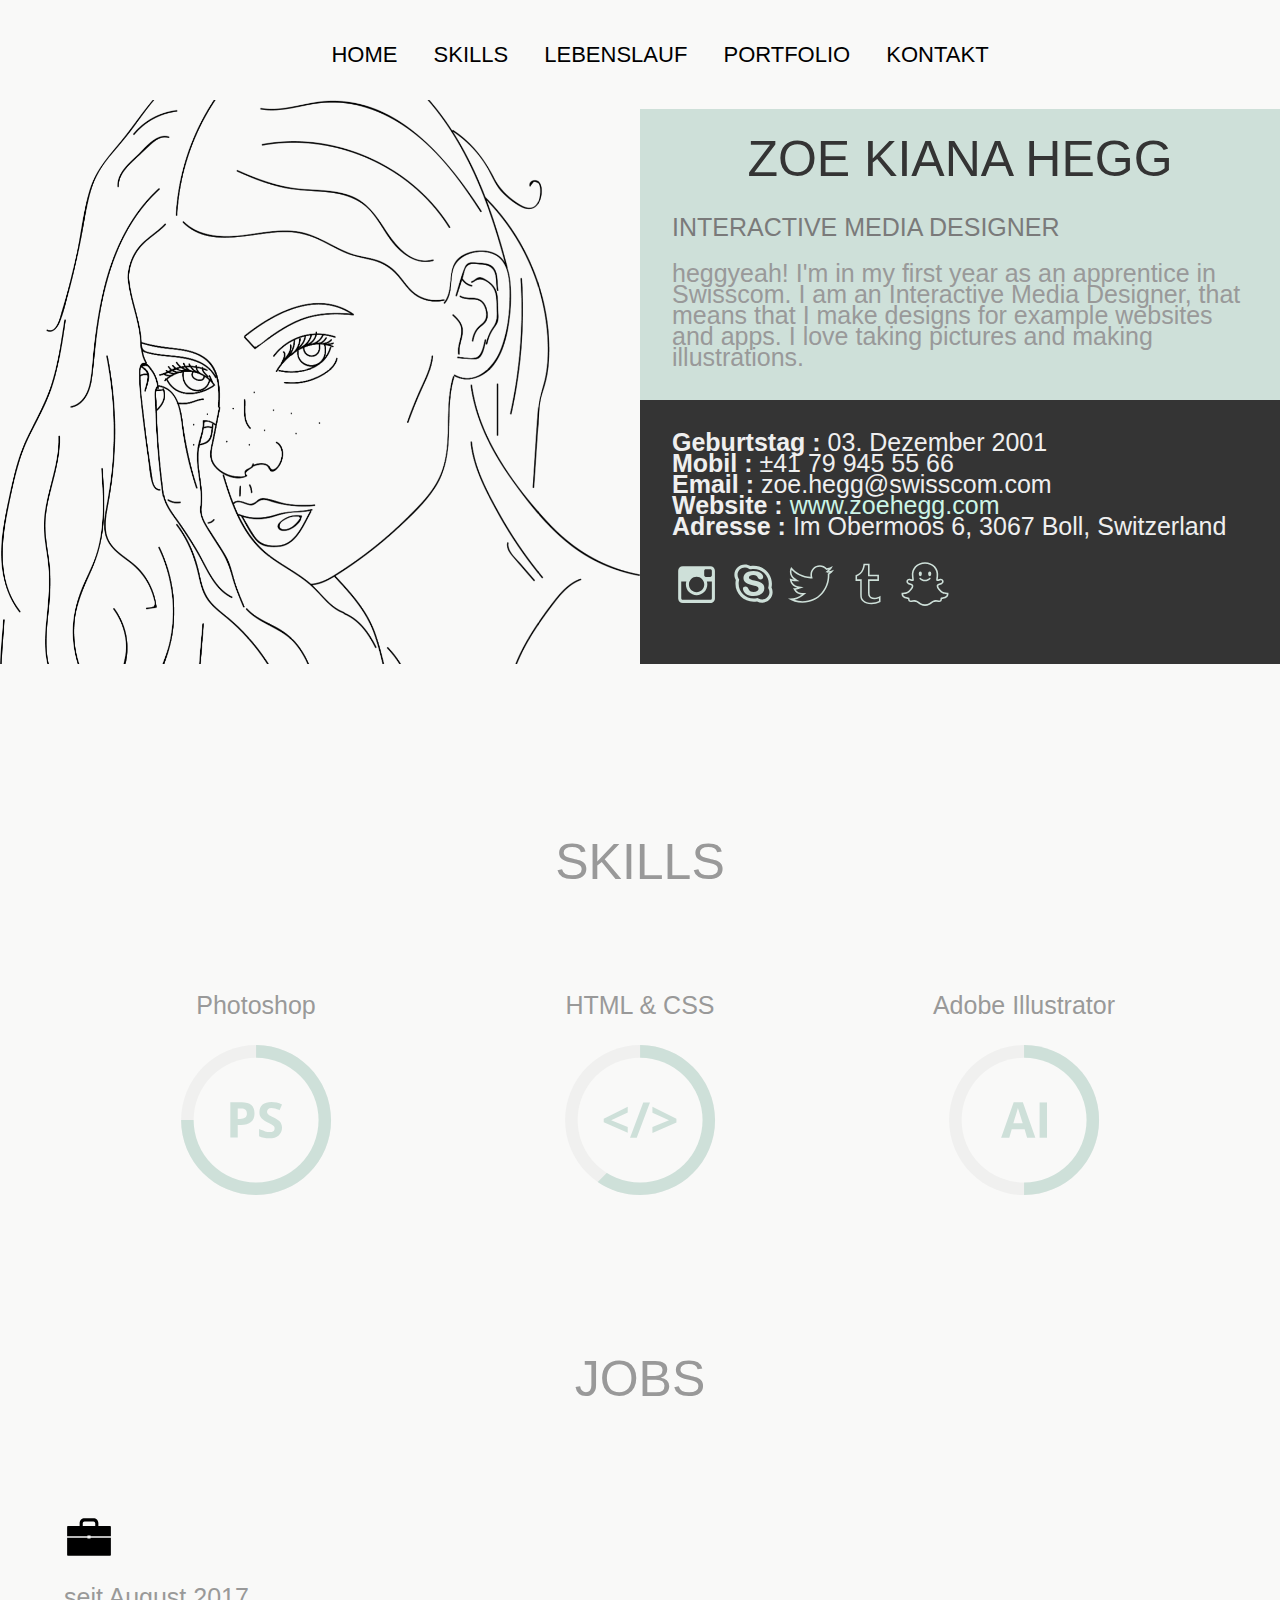
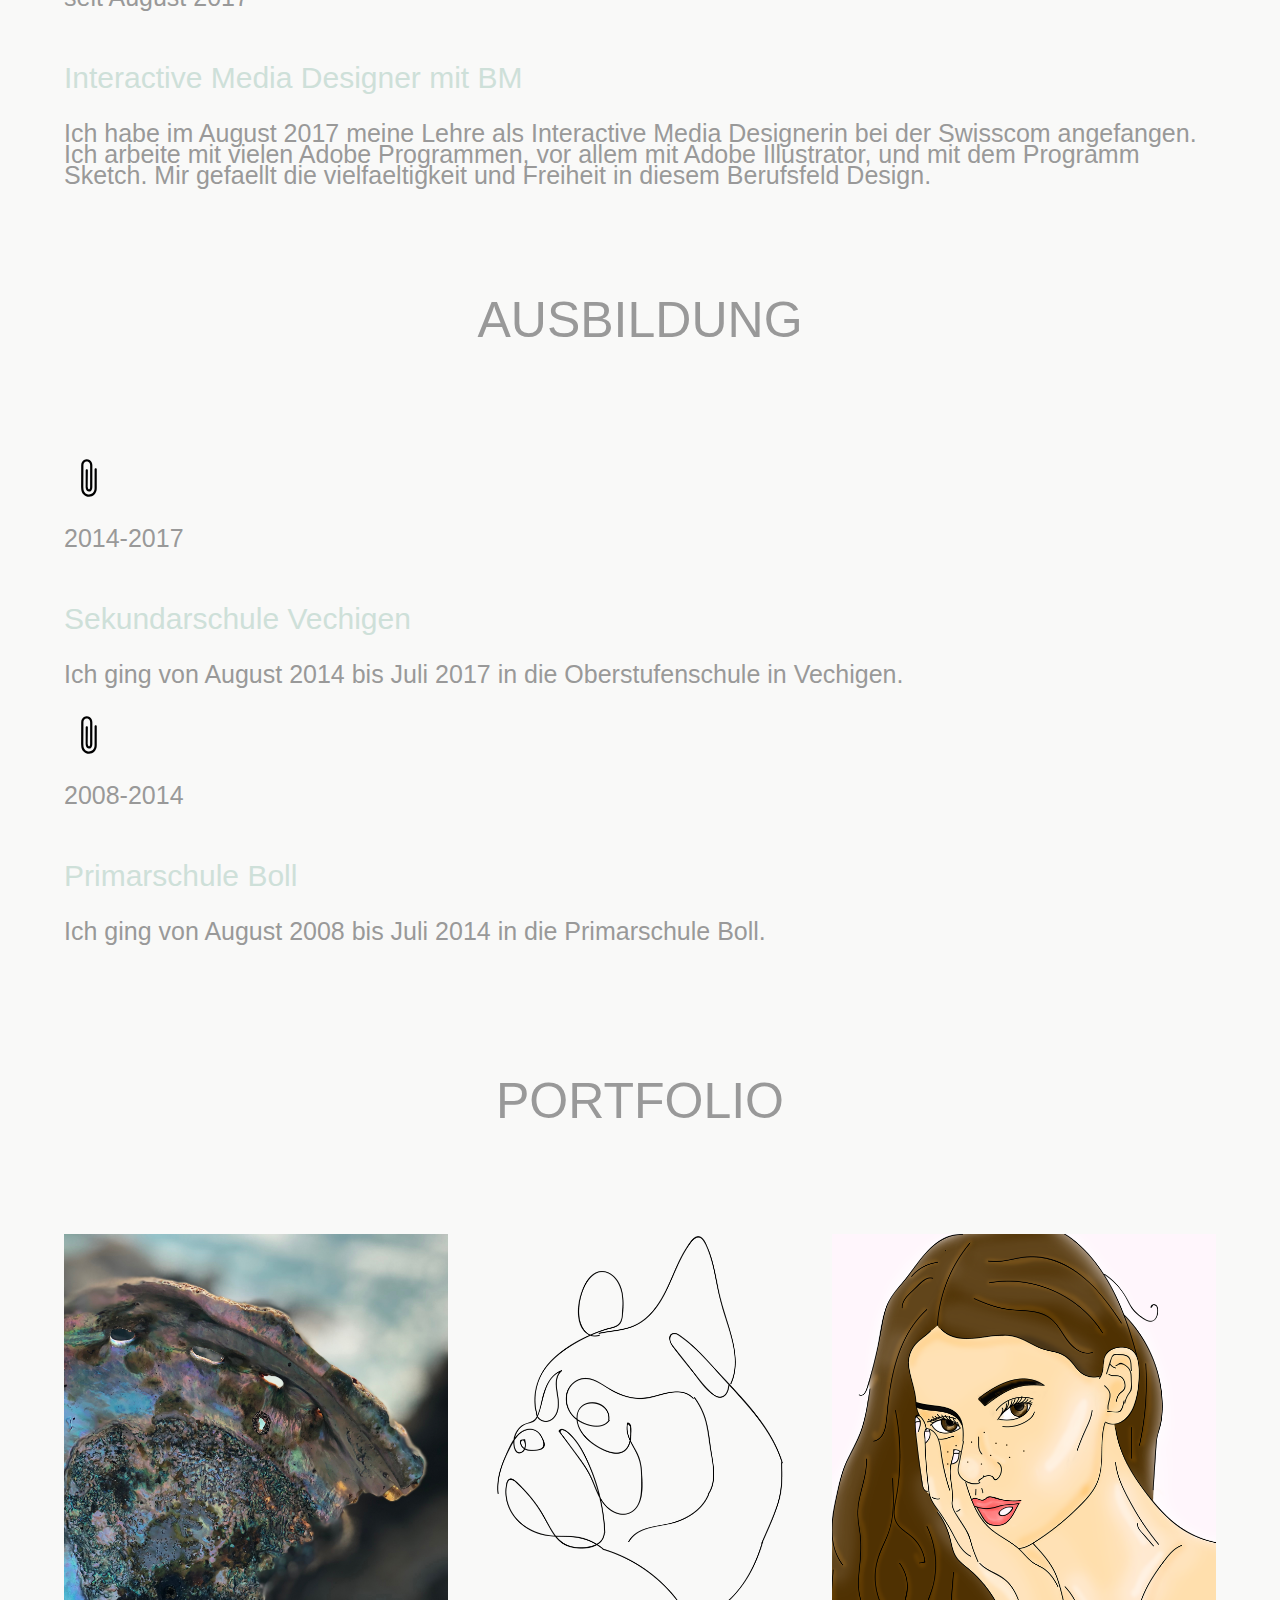
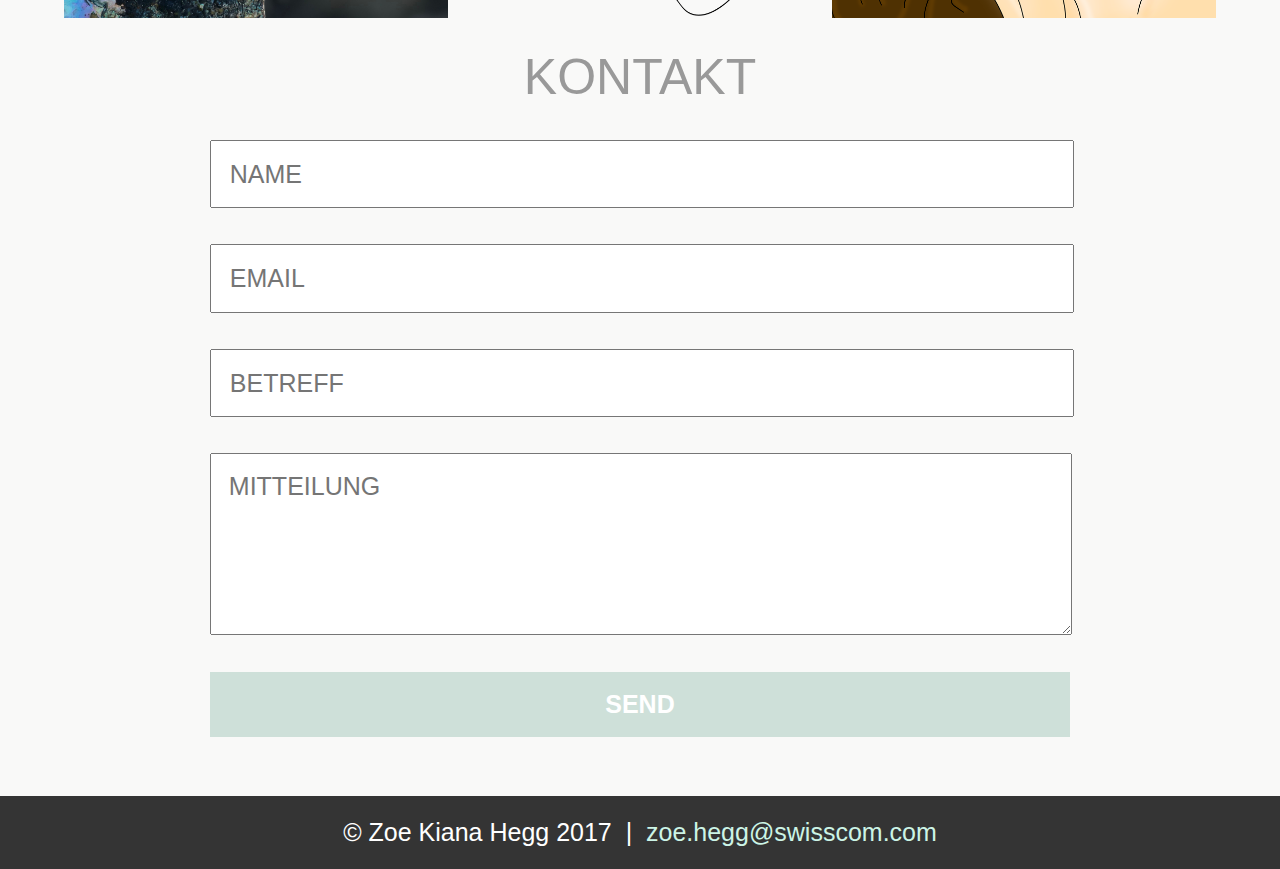
<file: index.html>
<!DOCTYPE html>
<html>
  <head>
    <link rel="stylesheet" type="text/css" href="./css/style.css">
    <link rel="stylesheet" type="text/css" href="./css/normalize.css">
    <meta name="language" content="de">
    <meta charset="utf-8"/>
    <meta name="keywords" content="Suchbegriffe">
    <meta name="description" content="width=device-width, initial-scale=1.0, userscalable=no height=device-height">
  </head>
  <body>
    <header>
      <nav>
        <div class="headerbar">
          <div class="headerlogo">
        <ul>
          <li><a class="scroll" href="index.html#about">Home</a></li>
          <li><a class="scroll" href="index.html#skills">Skills</a></li>
          <li><a class="scroll" href="index.html#cv">Lebenslauf</a></li>
          <li><a class="scroll" href="index.html#portfolio">Portfolio</a></li>
          <li><a class="scroll" href="index.html#formular">Kontakt</a></li>
        </ul>
      </div>
    </div>
      </nav>
    </header>
    <main>
      <section id="about">
        <div id="portrait">
          <div id="portrait_image">
          </div>
        </div>
        <div id="beschreibung">
          <div id="name">
            <h1>Zoe Kiana Hegg</h1>
            <span>INTERACTIVE MEDIA DESIGNER</span>
            <p class="bio">
              heggyeah!
              I'm in my first year as an apprentice in Swisscom.
              I am an Interactive Media Designer, that means that I make designs for example websites and apps.
              I love taking pictures and making illustrations.
            </p>
          </div>
        <div id="adresse">
          <strong>Geburtstag :</strong> 03. Dezember 2001<br>
          <strong>Mobil :</strong> ±41 79 945 55 66<br>
          <strong>Email :</strong> zoe.hegg@swisscom.com<br>
          <strong>Website :</strong> <a href="http://www.zoehegg.com">www.zoehegg.com</a><br>
          <strong>Adresse :</strong> Im Obermoos 6, 3067 Boll, Switzerland<br>
          <br>
          <a href="http://instagram.com"><img src="./img/social-instagram-outline.svg" height="49px"></a>
          <a href="http://skype.com"><img src="./img/social-skype-outline.svg" height="51px"></a>
          <a href="http://twitter.com"><img src="./img/social-twitter-outline.svg" height="50px"></a>
          <a href="http://tumblr.com"><img src="./img/social-tumblr-outline.svg" height="50px"></a>
          <a href="http://snapchat.com"><img src="./img/social-snapchat-outline.svg" height="50px"></a>
        </div>
      </div>
    </section>
    <div id="wrapper">
      <section id="skills">
        <h1>SKILLS</h1>
        <div class="skills-icon">
          <div id="erstes-icon">
            Photoshop
          </div>
          <div id="zweites-icon">
            HTML & CSS
          </div>
          <div id="drittes-icon">
            Adobe Illustrator
          </div>
        </div>
      </section>
    <section id="cv">
      <section id="jobs">
        <h1>JOBS</h1>
        <div class="cv-eintrag">
          <div class="links">
            <img src="./img/briefcase.svg" height="50px" />
          </div>
            <p class="jahr">seit August 2017</p>
          <p class="cv-beschreibung">
            <span class="cv-titel">Interactive Media Designer mit BM</span>
            <br>
            Ich habe im August 2017 meine Lehre als Interactive Media Designerin bei der Swisscom angefangen.
            Ich arbeite mit vielen Adobe Programmen, vor allem mit Adobe Illustrator, und  mit dem Programm Sketch.
            Mir gefaellt die vielfaeltigkeit und Freiheit in diesem Berufsfeld Design.
          </p>
        </div>
    </section>
    <section>
    <section id="ausbildungen">
      <h1>AUSBILDUNG</h1>
        <div class="cv-eintrag">
          <div class="links">
            <img src="./img/paperclip.svg" height="50px" />
          </div>
            <p class="jahr">2014-2017</p>
              <p class="cv-beschreibung">
                <span class="cv-titel">Sekundarschule Vechigen</span>
                <br>
                Ich ging von August 2014 bis Juli 2017 in die Oberstufenschule in Vechigen.
              </p>
            </div>
        <div class="cv-eintrag">
          <div class="links">
            <img src="./img/paperclip.svg" height="50px" />
          </div>
            <p class="jahr">2008-2014</p>
              <p class="cv-beschreibung">
                <span class="cv-titel">Primarschule Boll</span>
                <br>
                Ich ging von August 2008 bis Juli 2014 in die Primarschule Boll.
              </p>
            </div>
          </section>
        </section>

    <section id="portfolio">
      <h1>PORTFOLIO</h1>
      <div class="portfolio-kacheln">
        <div class="portfolio-eintrag">
          <a href="arbeit1.html"><img src="./img/shell1.jpg"  title="photos">
            <div class="arbeit-title">
              <p>photos</p>
            </div>
          </a>
        </div>
        <div class="portfolio-eintrag">
          <a href="arbeit2.html"><img src="./img/bulldog.png"  title="simple">
            <div class="arbeit-title">
              <p>simple</p>
            </div>
          </a>
        </div>
        <div class="portfolio-eintrag">
          <a href="arbeit3.html"><img src="./img/boredcolour.png"  title="colour">
            <div class="arbeit-title">
              <p>colour</p>
            </div>
          </a>
        </div>
      </section>
      </div>
    </div>
      <section id="formular">
        <h1>KONTAKT</h1>
        <div class="kontaktformular">
          <form action="https://formspree.io/zoe.hegg@swisscom.com" class="form-horizontal" role="form" method="post">
            <input type="text" class="form-control" name="name" placeholder="NAME" required>
            <input type="email" class="form-control" name="_replyto" placeholder="EMAIL" required>
            <input type="text" class="form-control" name="_subject" placeholder="BETREFF" required>
            <textarea class="form-control" rows="5" name="message" placeholder="MITTEILUNG" required></textarea>
            <button class="absenden" value="Sbmit Comment" type="submit">SEND</button>
          </form>
        </div>
      </section>
    </main>
    <footer>
      © Zoe Kiana Hegg 2017 &nbsp;|&nbsp; <a href="mailto:zoe.hegg@swisscom.com">zoe.hegg@swisscom.com</a>
    </footer>
    <script src="https://cdnjs.cloudflare.com/ajax/libs/jquery/3.2.1/jquery.min.js"></script>
    <script type="text/javascript">
    $(".scroll").click(function(event){
             event.preventDefault();
             //calculate destination place
             var dest=0;
             if($(this.hash).offset().top > $(document).height()-$(window).height()){
                  dest=$(document).height()-$(window).height();
             }else{
                  dest=$(this.hash).offset().top;
             }
             //go to destination
             $('html,body').animate({scrollTop:dest}, 700,'swing');
         });
    </script>
  </body>
  </html>
</file>
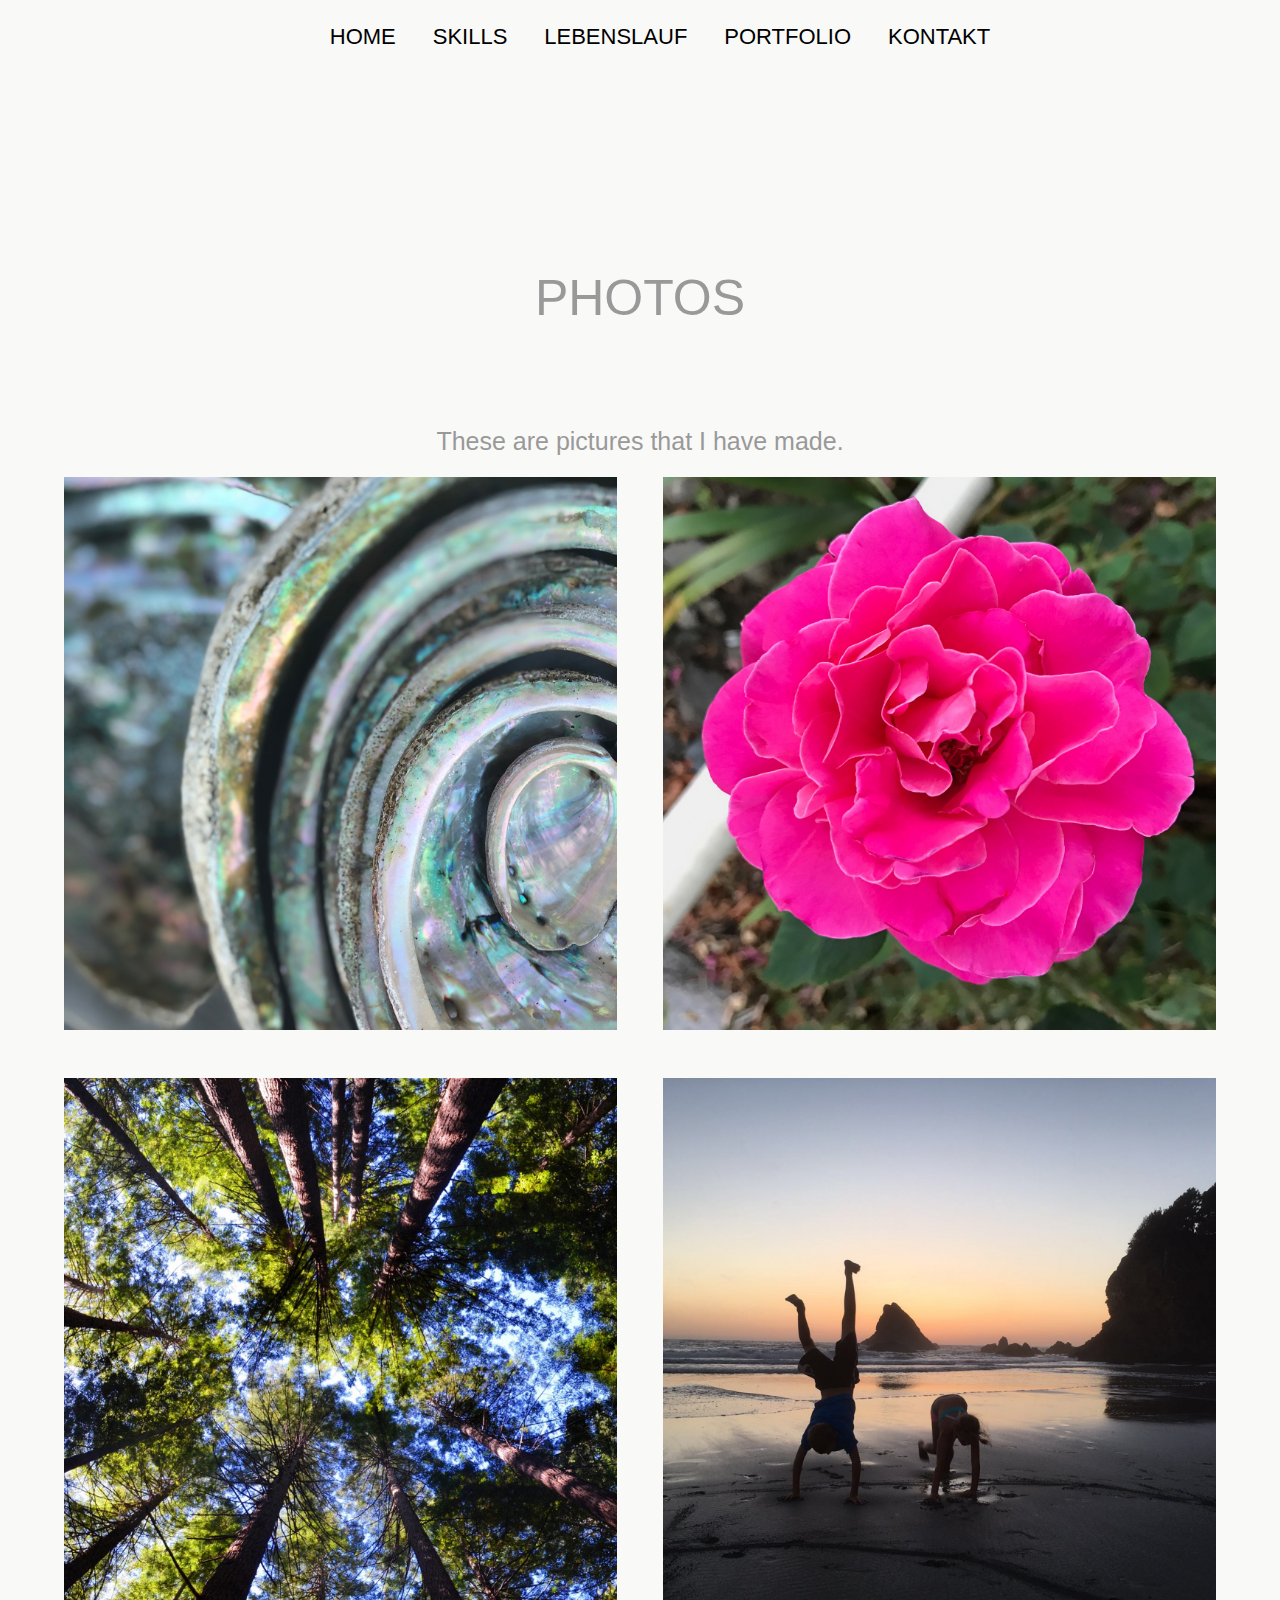
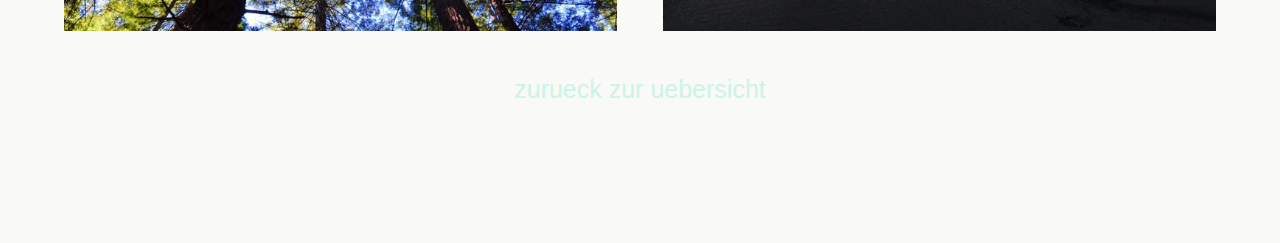
<file: arbeit1.html>
<!DOCTYPE html>
<html>
  <head>
    <!--CSS und Scripts einbinden-->
    <link rel="stylesheet" type="text/css" href="./css/style.css">
    <link rel="stylesheet" type="text/css" href="./css/normalize.css">
    <!--Meta Angaben-->
    <meta name="language" content="de">
    <meta charset="utf-8"/>
    <meta name="keywords" content="Suchbegriffe">
    <meta name="description" content="Beschreibung">
    <meta title="Seitentitel">
    <meta name="viewpoint" content="width=device-width, initial-scale=1.0, user-scalable=no height=device-height">
    <!--Diese Zeile brauchen wir unbedingt, dass unser responsive design später funktioniert. -->
  </head>
  <body>
    <header>
    <!--Kopfbereich für Navigation-->
    <nav>
      <ul>
        <li><a href="index.html#about">HOME</a></li>
        <li><a href="index.html#skills">SKILLS</a></li>
        <li><a href="index.html#cv">LEBENSLAUF</a></li>
        <li><a href="index.html#portfolio">PORTFOLIO</a></li>
        <li><a href="index.html#formular">KONTAKT</a></li>
      </ul>
      <!--unorderd list-->
    </nav>
    </header>
    <main>
      <!--Umschliessender Hauptbereich für Navigation-->
      <div id="wrapper" class="detailseite">
          <h1>PHOTOS</h1>
              <p> These are pictures that I have made.
              </p>
              <img class="img-links" src="./img/shells2.jpg">
              <img class="img-rechts" src="./img/rose.jpg">
              <img class="img-links" src="./img/treetops.jpg">
              <img class="img-rechts" src="./img/sunset.jpg">
            <div class="back">
              <a href="index.html#portfolio">zurueck zur uebersicht</a>
            </div>
      </div>

    </main>
</file>
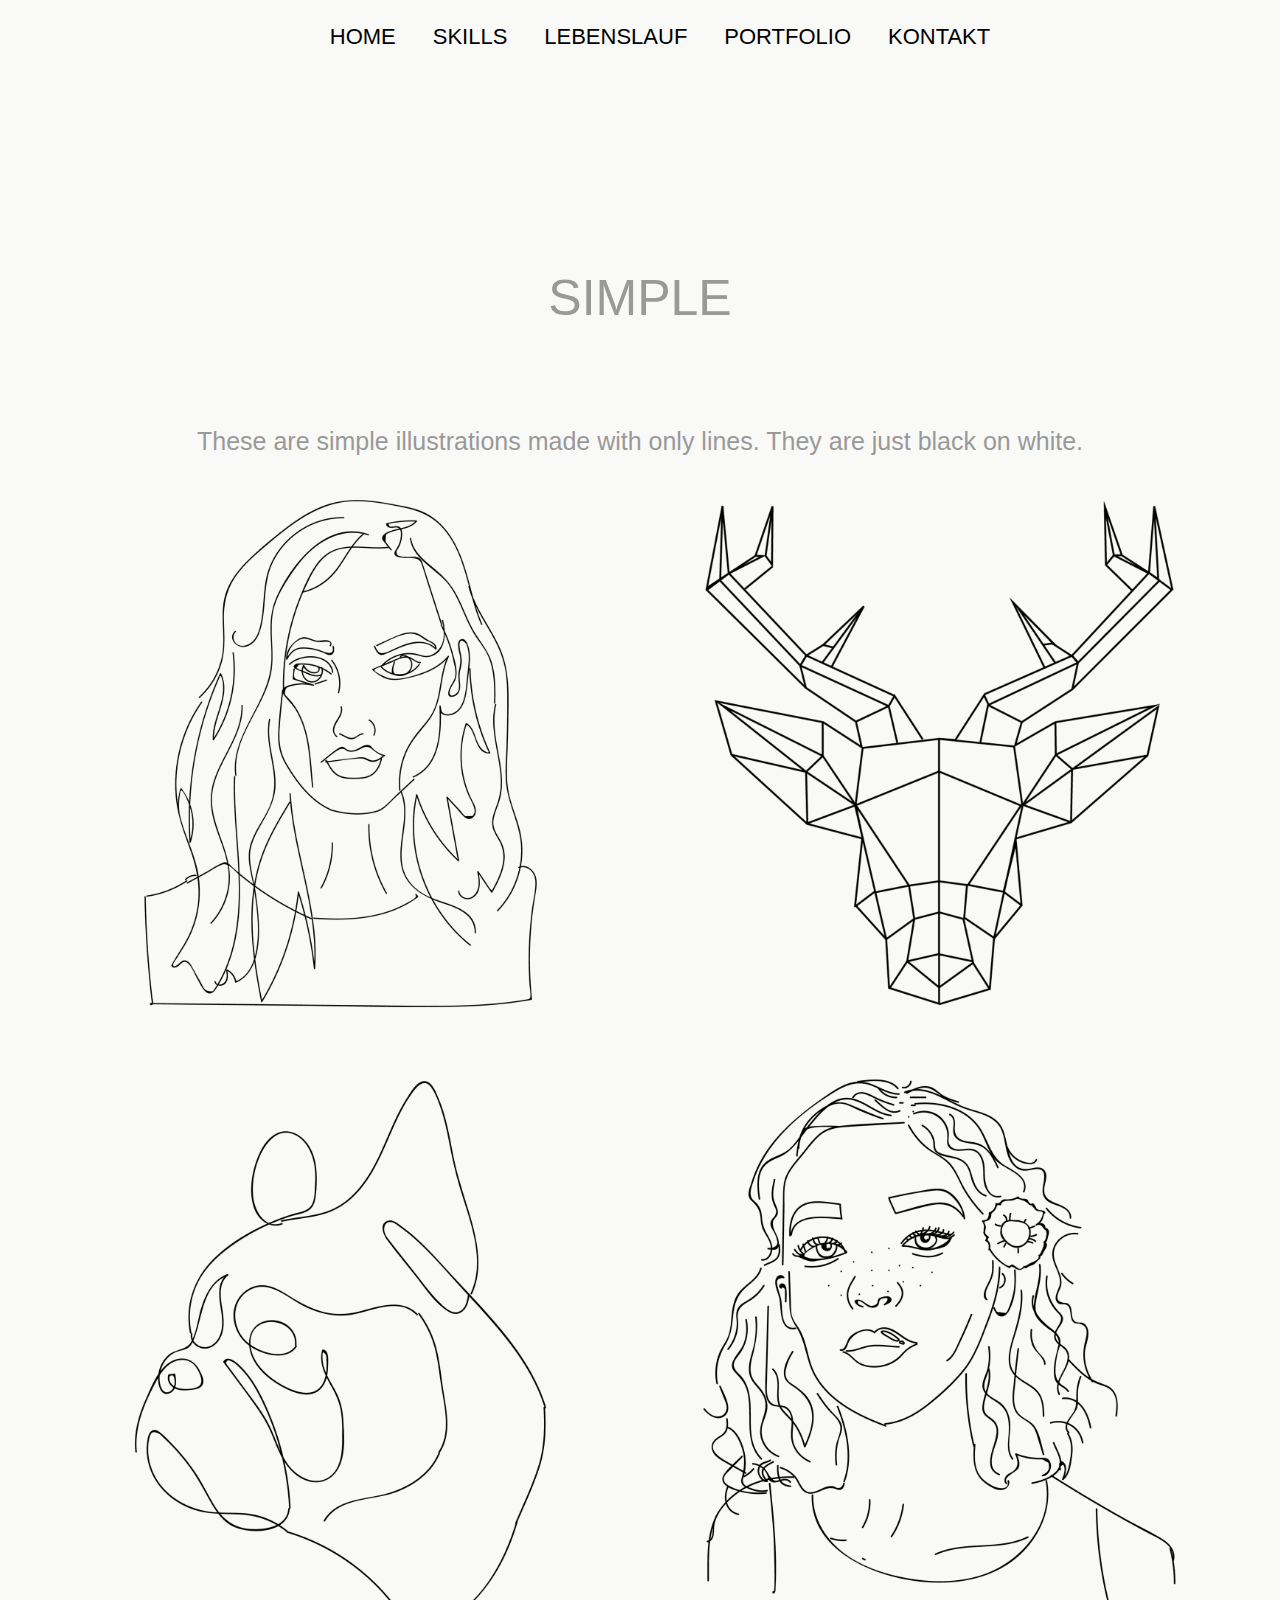
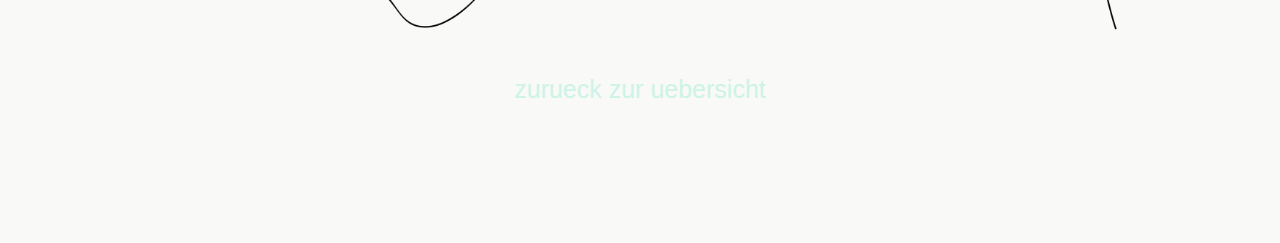
<file: arbeit2.html>
<!DOCTYPE html>
<html>
  <head>
    <!--CSS und Scripts einbinden-->
    <link rel="stylesheet" type="text/css" href="./css/style.css">
    <link rel="stylesheet" type="text/css" href="./css/normalize.css">
    <!--Meta Angaben-->
    <meta name="language" content="de">
    <meta charset="utf-8"/>
    <meta name="keywords" content="Suchbegriffe">
    <meta name="description" content="Beschreibung">
    <meta title="Seitentitel">
    <meta name="viewpoint" content="width=device-width, initial-scale=1.0, user-scalable=no height=device-height">
    <!--Diese Zeile brauchen wir unbedingt, dass unser responsive design später funktioniert. -->
  </head>
  <body>
    <header>
    <!--Kopfbereich für Navigation-->
    <nav>
      <ul>
        <li><a href="index.html#about">HOME</a></li>
        <li><a href="index.html#skills">SKILLS</a></li>
        <li><a href="index.html#cv">LEBENSLAUF</a></li>
        <li><a href="index.html#portfolio">PORTFOLIO</a></li>
        <li><a href="index.html#formular">KONTAKT</a></li>
      </ul>
      <!--unorderd list-->
    </nav>
    </header>
    <main>
      <!--Umschliessender Hauptbereich für Navigation-->
      <div id="wrapper" class="detailseite">
          <h1>SIMPLE</h1>
              <p> These are simple illustrations made with only lines.
                They are just black on white.
              </p>
              <img class="img-links" src="./img/stare.png">
              <img class="img-rechts" src="./img/elch.png">
              <img class="img-links" src="./img/bulldog.png">
              <img class="img-rechts" src="./img/flowergirl.png">
            <div class="back">
              <a href="index.html#portfolio">zurueck zur uebersicht</a>
            </div>
      </div>

    </main>
</file>
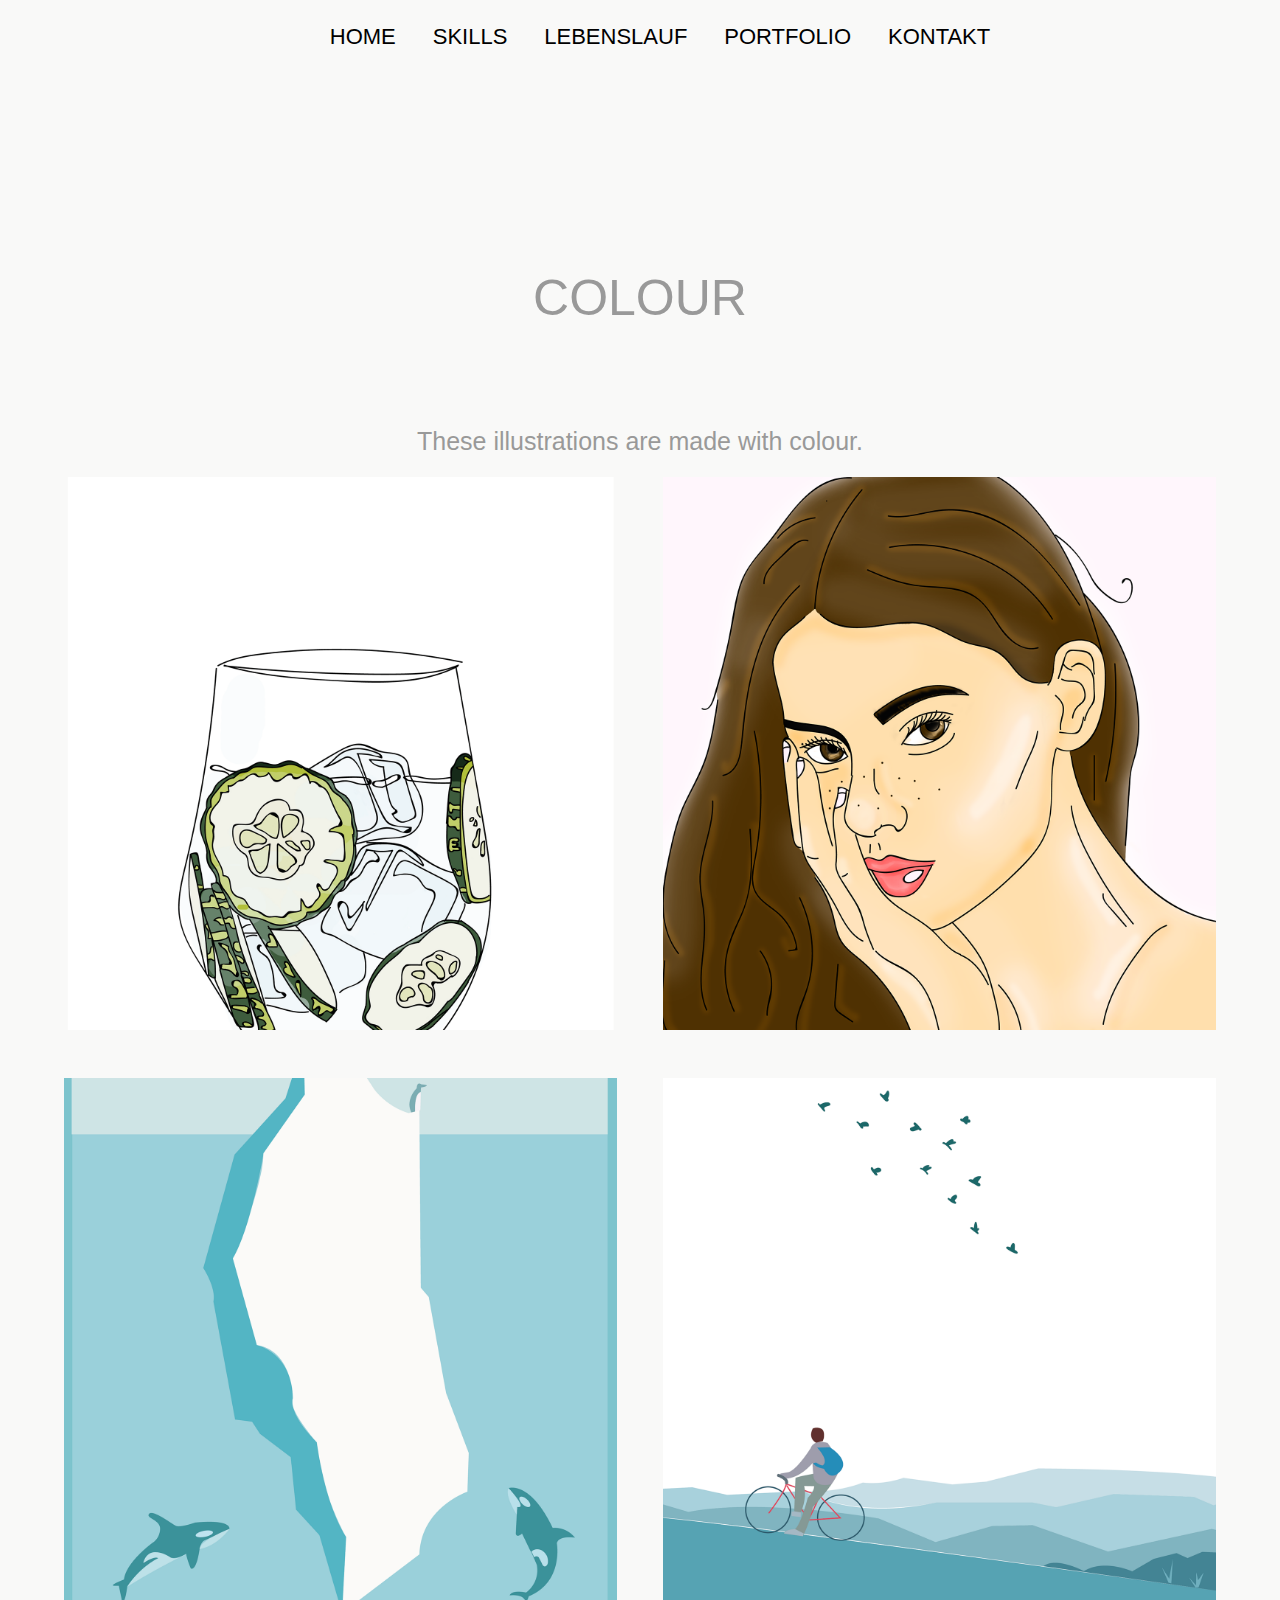
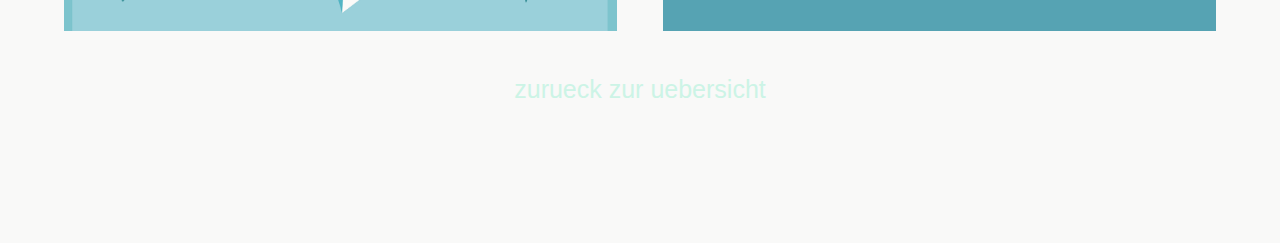
<file: arbeit3.html>
<!DOCTYPE html>
<html>
  <head>
    <!--CSS und Scripts einbinden-->
    <link rel="stylesheet" type="text/css" href="./css/style.css">
    <link rel="stylesheet" type="text/css" href="./css/normalize.css">
    <!--Meta Angaben-->
    <meta name="language" content="de">
    <meta charset="utf-8"/>
    <meta name="keywords" content="Suchbegriffe">
    <meta name="description" content="Beschreibung">
    <meta title="Seitentitel">
    <meta name="viewpoint" content="width=device-width, initial-scale=1.0, user-scalable=no height=device-height">
    <!--Diese Zeile brauchen wir unbedingt, dass unser responsive design später funktioniert. -->
  </head>
  <body>
    <header>
    <!--Kopfbereich für Navigation-->
    <nav>
      <ul>
        <li><a href="index.html#about">HOME</a></li>
        <li><a href="index.html#skills">SKILLS</a></li>
        <li><a href="index.html#cv">LEBENSLAUF</a></li>
        <li><a href="index.html#portfolio">PORTFOLIO</a></li>
        <li><a href="index.html#formular">KONTAKT</a></li>
      </ul>
      <!--unorderd list-->
    </nav>
    </header>
    <main>
      <!--Umschliessender Hauptbereich für Navigation-->
      <div id="wrapper" class="detailseite">
          <h1>COLOUR</h1>
              <p> These illustrations are made with colour.
              </p>
              <img class="img-links" src="./img/cupcolour.png">
              <img class="img-rechts" src="./img/boredcolour.png">
              <img class="img-links" src="./img/protectthearctic.png">
              <img class="img-rechts" src="./img/bikeride.png">
            <div class="back">
              <a href="index.html#portfolio">zurueck zur uebersicht</a>
            </div>
      </div>

    </main>
</file>
<file: css/style.css>
header {
  position: fixed;
  background: #f9f9f8;
  width: 100%;
}
nav ul{
  text-align: center;
}
nav li {
  display: inline;
}
nav a, .headerlogo {
  display: inline;
  color: #000000;
  font-size: 22px;
  padding: 22px 15px;
  text-decoration: none;
  font-weight: 300;
  text-transform: uppercase;
}
#about {
  display: flex;
}
#portrait {
  width: 50%;
  position: relative;
}
#portrait_image {
  background-size: cover;
  background-image: url("../img/bored.png");
  background-position: center;
  position: absolute;
  height: 100%;
  width: 100%;
}
#beschreibung {
  width: 50%;
  background: #cee0d9;
}
#name {
  min-height: 200px;
  margin: 5%;
}
#adresse {
  color: #efefef;
  background: #343434;
  min-height: 200px;
  padding: 5%;
}
body{
  font-size: 25px;
  font-family: Oswaldesque, sans-serif;
  line-height: 21px;
  color: #999999;
  background-color: #f9f9f8;
}
a {
  color: #ccf4e6;
  text-decoration: none;
}
#beschreibung h1{
  color: #343434;
  line-height: 100%;
  text-transform: uppercase;
}
#beschreibung span {
  color: #7a7a7a;
  font-size: 25px;
  text-transform: none;
}
main {
  width: 100%;
  padding-top: 100px;
}
#wrapper {
  max-width: 1170px;
  margin: 0 auto;
  height: 100%;
  padding: 5%;
}
#wrapper h1{
  text-align: center;
  line-height: 4em;
}
.skills-icon {
  display: flex;
  flex-flow: row wrap;
}
#erstes-icon, #zweites-icon, #drittes-icon {
  height: 250px;
  width: 33.3333%;
  text-align: center;
}
#erstes-icon {
  background: url("../img/icon-ps.svg")50% 50% no-repeat;
}
#zweites-icon {
  background: url("../img/icon-code.svg")50% 50% no-repeat;
}
#drittes-icon {
  background: url("../img/icon-ai.svg")50% 50% no-repeat;
}
#cv, #jobs, #ausbildungen, {
  float: middle;
}
.cv-eintrag {
  width: 100%;
  float: middle;
}
.cv-eintrag img {
  vertical-align: middle;
  margin-right: 15px;
}
.links p {
  display: inline-block;
  padding: 15px;
  border: 1px #efefef;
}
.rechts {
  width: 80%;
  vertical-align: middle;
}
.cv-titel {
  font-size: 1.2em;
  line-height: 3em;
  font-weight:  bolder;
  color: #cee0d9;
}
.cv-beschreibung {
  border-style: hidden;
  padding-left: 0px 15px 15px 15px;
  font-weight: lighter;
}
h1 {
  font-weight: lighter;
}
#portfolio {
  float: left;
}
.portfolio-kacheln {
  display: flex;
  flex-flow: row wrap;
}
.portfolio-eintrag {
  position: relative;
  width: 33.3333%;
  float: middle;
}
.portfolio-eintrag img {
  width: 100%;
  display: block;
}
.portfolio-eintrag .arbeit-title {
  background: #cee0d9;
  height: 100%;
  color: white;
  padding: 45% 0;
  position: absolute;
  text-align: center;
  width: 100%;
  z-index: 2;
  left: 0;
  top: 0;
  box-sizing: border-box;
  visibility: hidden;
}
.portfolio-eintrag:hover .arbeit-title {
  visibility: visible;
}
img.img-links {
  width: 48%;
  float: left;
  margin: 0 4% 4% 0;
}
img.img-rechts {
  width: 48%;
  margin: 0 0 4% 0;
}
.back {
  width: 100%;
  text-align: center;
  height: 4em;
}
.detailseite p {
  text-align: center;
}
.detailseite img:hover {
  color: #cee0d9;
}
nav a:hover {
  color: #cee0d9;
  cursor: pointer;
}
#formular {
  clear: both;
  padding: 1rem 0;
}
.kontaktformular {
  width: 70%;
  margin: 0 auto;
}
.form-control, textarea {
  padding: 2%;
  width: 92%;
  margin: 2%;
}
.absenden {
  padding: 2%;
  width: 96%;
  margin: 2%;
  background: #cee0d9;
  border: none;
  color: white;
  font-weight: bold;
}
.absenden:hover {
  background: #9fc2b5;
}
h1 {
  text-align: center;
}
footer {
  background: #343434;
  color: white;
  padding: 2% 0;
  margin: 2% 0 0 0;
  text-align: center;
}
@media only screen and (max-width: 960px) {
  #about {
    display: flex;
    flex-flow: row-wrap;
  }
  #beschreibung {
    width: 100%;
  }
  #portrait {
    width: 100%;
    padding-bottom: 56.25%;
  }
  #erstes-icon, #zweites-icon, #drittes-icon {
    width: 100%;
  }
  section #cv {
    padding: 0 5%;
  }
  .links {
    width: 100%;
    text-align: center;
  }
  .rechts {
    width: 100%;
  }
}
@media only screen and (max-width: 480px){
  nav li {
    display: block;
    line-height: 0.1em;
  }
  ul {
    padding: 0;
  }
  nav {
    position: relative;
    width: 100%;
  }
  main {
    padding: 0;
  }
  .portfolio-eintrag {
    margin: o auto;
    text-align: center;
    width: 100%;
  }
}
</file>
